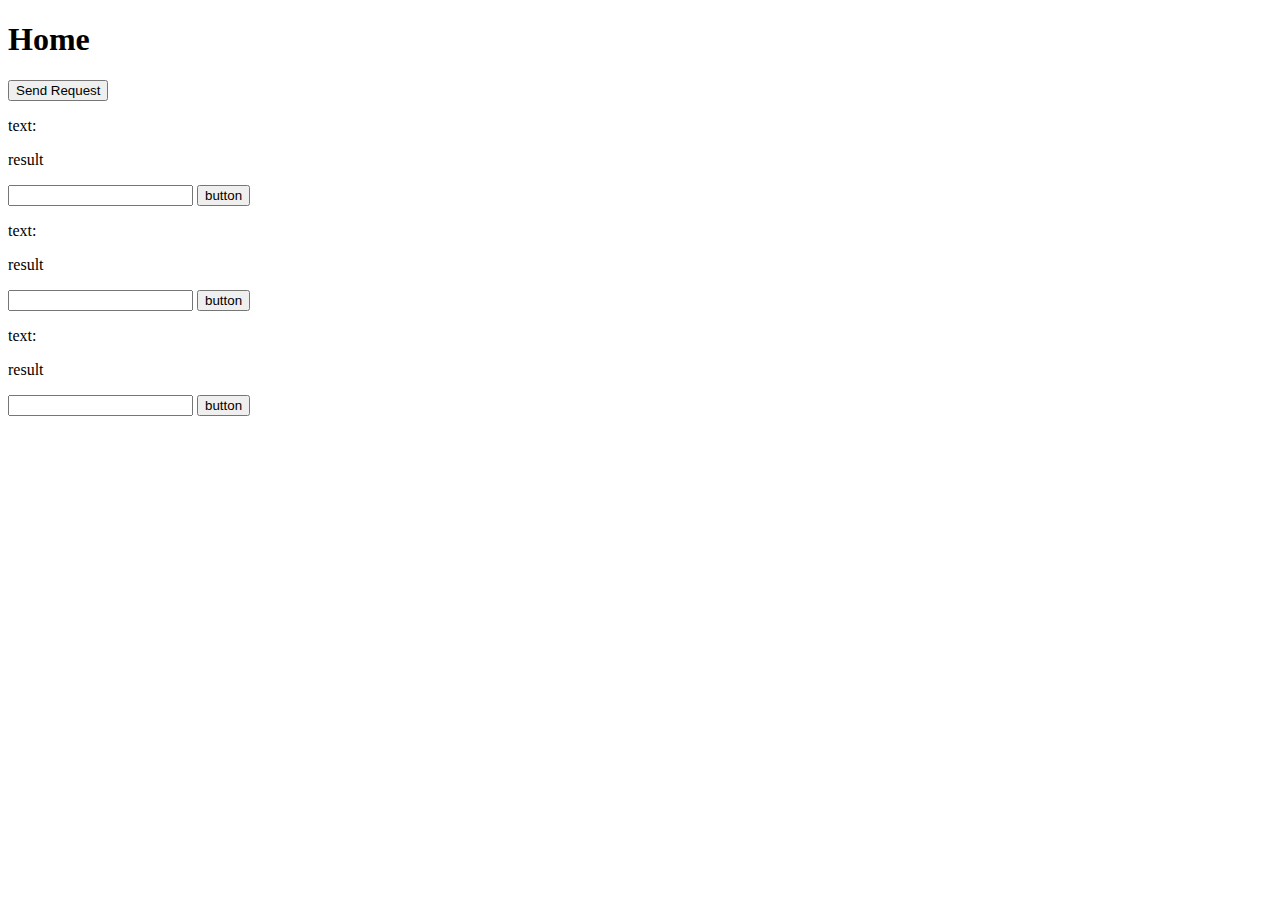
<file: Homework/Новая папка/test-002/frontend/index.html>
<!DOCTYPE html>
<html lang="en">
<head>
    <meta charset="UTF-8">
    <title>Home</title>
</head>
<body>
<h1>Home</h1>
<button onclick="sendRequest()">Send Request</button>
<p id="result"></p>

<div class="container">
    <p class="text">text: </p>
    <p class="result">result</p>
    <input type="text" name="input" class="input">
    <button class="button">button</button>
</div>

<div class="container">
    <p class="text">text: </p>
    <p class="result">result</p>
    <input type="text" name="input" class="input">
    <button class="button">button</button>
</div>

<div class="container">
    <p class="text">text: </p>
    <p class="result">result</p>
    <input type="text" name="input" class="input">
    <button class="button">button</button>
</div>

<script src="script.js"></script>
</body>
</html>
</file>
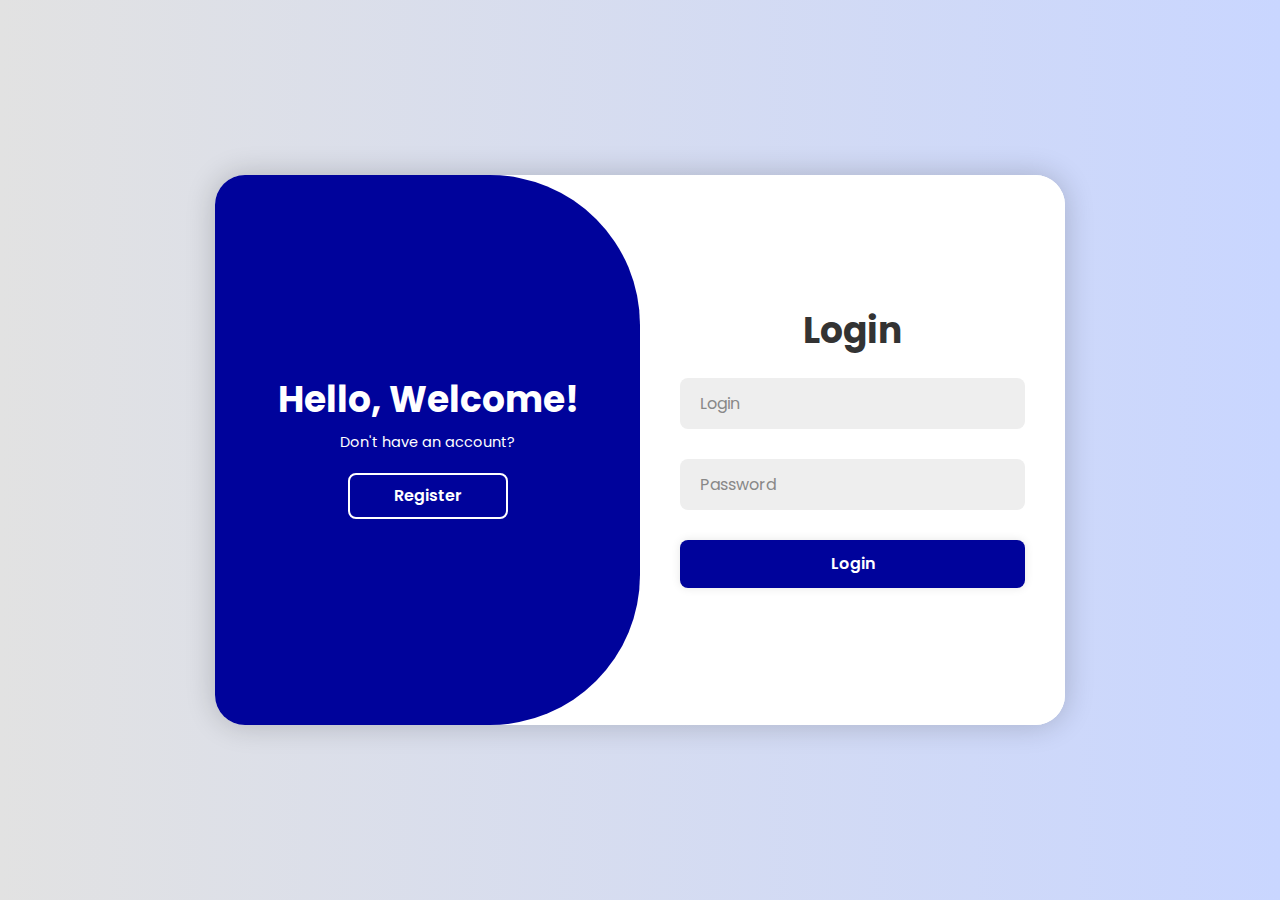
<file: Homework/Новая папка/test-003/frontend/index.html>
<!DOCTYPE html>
<html lang="en">
<head>
    <meta charset="UTF-8">
    <title>Home</title>
    <link rel="icon" href="./public/speech-bubble.png">
    <link rel="stylesheet" href="styles/menu.css">
    <link rel="stylesheet" href="styles/style.css">
</head>
<body>
<nav id="navbar" xmlns="http://www.w3.org/1999/html">
    <ul class="navbar-items flexbox-col">
        <li class="navbar-item flexbox-left">
            <a href="./" class="navbar-item-inner flexbox-left">
                <div class="navbar-item-inner-icon-wrapper flexbox">
                    <img width="30" src="./public/home.png">
                </div>
                <span class="link-text">Home</span>
            </a>
        </li>
        <li class="navbar-item flexbox-left">
            <a href="./posts.html" class="navbar-item-inner flexbox-left">
                <div class="navbar-item-inner-icon-wrapper flexbox">
                    <img width="30" src="./public/comment-alt.png">
                </div>
                <span class="link-text">Posts</span>
            </a>
        </li>
        <li class="navbar-item flexbox-left">
            <a id="logout" class="navbar-item-inner flexbox-left">
                <div class="navbar-item-inner-icon-wrapper flexbox">
                    <img width="30" src="./public/exit.png">
                </div>
                <span class="link-text">logout</span>
            </a>
        </li>
    </ul>
</nav>


<div class="app">


    <h2>Home</h2>


</div>>


<script src="scripts/script.js"></script>
</body>
</html>
</file>
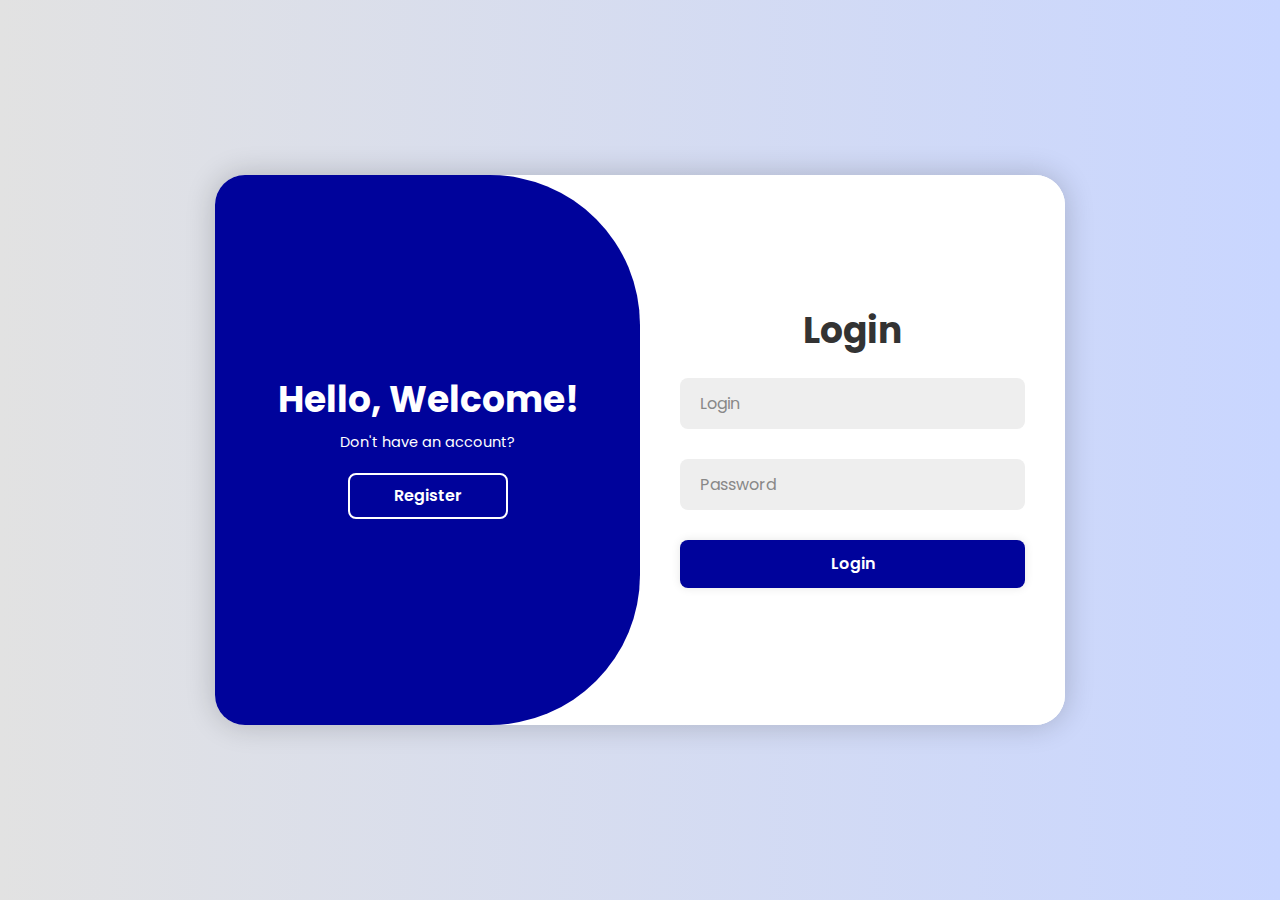
<file: Homework/Новая папка/test-003/frontend/login.html>
<!DOCTYPE html>
<html lang="en">
<head>
    <meta charset="UTF-8">
    <title>Login</title>
    <link rel="icon" href="./public/speech-bubble.png">
    <link rel="stylesheet" href="styles/SignUp_LogIn_Form.css">
</head>
<body>

<div class="container">
    <div class="form-box login">
        <form action="" method="post" id="login-form">
            <h1>Login</h1>
            <div class="input-box">
                <input type="text" placeholder="Login" name="login" class="input login" required>
                <i class='bx bxs-user'></i>
            </div>
            <div class="input-box">
                <input type="password" placeholder="Password" name="password" class="input password" required>
                <i class='bx bxs-lock-alt' ></i>
            </div>
            <button type="submit" class="btn">Login</button>
        </form>
    </div>

    <div class="form-box register">
        <form action="" method="post" id="registration-form">
            <h1>Registration</h1>
            <div class="input-box">
                <input type="text" placeholder="Login" name="login" class="input login" required>
                <i class='bx bxs-user'></i>
            </div>
            <div class="input-box">
                <input type="email" placeholder="Email" name="email" class="input email" required>
                <i class='bx bxs-envelope' ></i>
            </div>
            <div class="input-box">
                <input type="password" placeholder="Password" name="password" class="input password" required>
                <i class='bx bxs-lock-alt' ></i>
            </div>
            <div class="input-box">
                <input type="password" placeholder="Repeat Password" name="repeat_password" class="input repeat_password" required>
                <i class='bx bxs-lock-alt' ></i>
            </div>
            <button type="submit" class="btn">Register</button>
        </form>
    </div>

    <div class="toggle-box">
        <div class="toggle-panel toggle-left">
            <h1>Hello, Welcome!</h1>
            <p>Don't have an account?</p>
            <button class="btn register-btn">Register</button>
        </div>

        <div class="toggle-panel toggle-right">
            <h1>Welcome Back!</h1>
            <p>Already have an account?</p>
            <button class="btn login-btn">Login</button>
        </div>
    </div>
</div>

<script src="scripts/validation.js"></script>
<script src="scripts/login.js"></script>
</body>
</html>
</file>
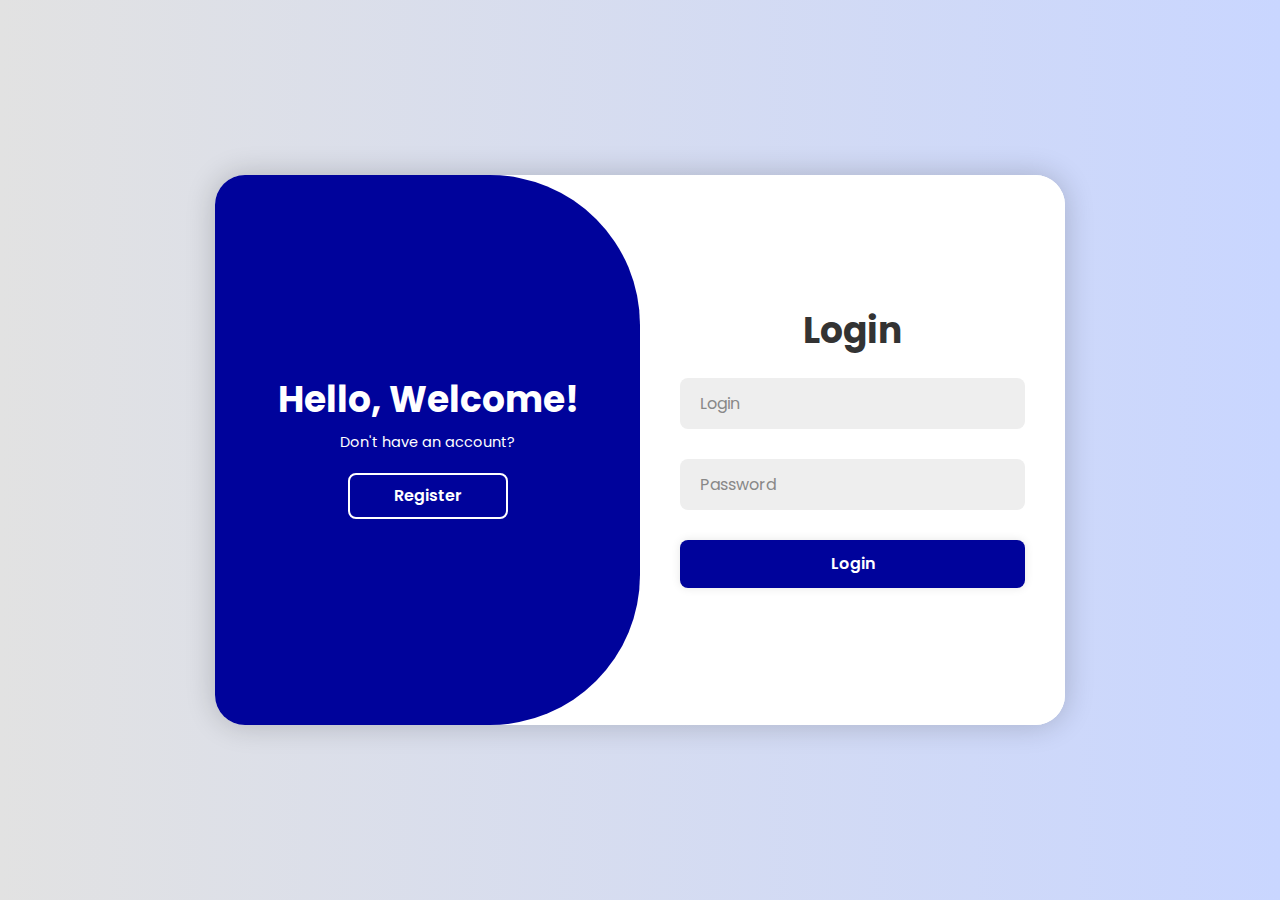
<file: Homework/Новая папка/test-003/frontend/posts.html>
<!DOCTYPE html>
<html lang="en">
<head>
    <meta charset="UTF-8">
    <title>Posts</title>
    <link rel="icon" href="./public/speech-bubble.png">
    <link rel="stylesheet" href="styles/menu.css">
    <link rel="stylesheet" href="styles/style.css">
</head>
<body>
<nav id="navbar" xmlns="http://www.w3.org/1999/html">
    <ul class="navbar-items flexbox-col">
        <li class="navbar-item flexbox-left">
            <a href="./" class="navbar-item-inner flexbox-left">
                <div class="navbar-item-inner-icon-wrapper flexbox">
                    <img width="30" src="./public/home.png">
                </div>
                <span class="link-text">Home</span>
            </a>
        </li>
        <li class="navbar-item flexbox-left">
            <a href="./posts.html" class="navbar-item-inner flexbox-left">
                <div class="navbar-item-inner-icon-wrapper flexbox">
                    <img width="30" src="./public/comment-alt.png">
                </div>
                <span class="link-text">Posts</span>
            </a>
        </li>
        <li class="navbar-item flexbox-left">
            <a id="logout" class="navbar-item-inner flexbox-left">
                <div class="navbar-item-inner-icon-wrapper flexbox">
                    <img width="30" src="./public/exit.png">
                </div>
                <span class="link-text">logout</span>
            </a>
        </li>
    </ul>
</nav>


<div class="app">



    <section>
        <form id="post-form">
            <input id="post-title" name ="title" type="text" placeholder="Write a post title">
            <input id="post-body" name="body" type="text" placeholder="Write a post">
            <button id="post-button" type="submit">Add Post</button>
        </form>

        <div id="posts-container"></div>
    </section>

</div>>




<script src="scripts/script.js"></script>
<script src="scripts/posts.js"></script>
</body>
</html>
</file>
<file: Homework/Новая папка/test-003/frontend/styles/menu.css>
section {
    margin-left: 100px;
}

.navbar-item-inner-icon-wrapper img {
    filter: invert(100%) sepia(100%) saturate(0%) hue-rotate(209deg) brightness(103%) contrast(102%);
}

:root {
    --primary: 237, 94%, 81%;
    --background: 266, 16%, 92%;
    --background-secondary: 256, 12%, 12%;
    --background-secondary-dark: 256, 10%, 10%;
    --background-secondary-light: 257, 11%, 16%;
    --text-primary: 0, 0%, 0%;
    --black: 0, 0%, 0%;
    --white: 0, 0%, 100%;
    --quite-gray: 0, 0%, 50%;
    --grooble: 10, 28%, 93%;
    --heading-large: 5.6rem;
    --heading-medium: 3.6rem;
    --heading-small: 2.4rem;
    --paragraph: 1.11rem;
    --navbar-buttons: 2.4rem;
    --transition-main: .175, .685, .32;
    --font-main: "Poppins";
}

*, *::before, *::after {
    box-sizing: inherit;
}
html, body {
    margin: 0;
    width: 100%;
    color: hsl(var(--text-primary));
    background-color: hsl(var(--background));
    -webkit-font-smoothing: antialiased;
    scroll-behavior: smooth;
    box-sizing: border-box;
}

h1, h2, h3, h4, h5, h6 {
    margin: 0;
}

h1 {
    font-size: var(--heading-large);
}
h2 {
    font-size: var(--heading-medium);
}
h3 {
    font-size: var(--heading-small);
}
h4 {
    font-size: calc(var(--heading-small) - .2rem);
}
h5 {
    font-size: calc(var(--heading-small) - .4rem);
}
h6 {
    font-size: calc(var(--heading-small) - .6rem);
}

h1, h2 {
    font-weight: 900;
}
h3, h4, h5, h6 {
    font-weight: 800;
}

p {
    margin: 0;
    font-size: var(--paragraph);
}

a {
    color: hsla(var(--primary), 1);
    font-size: var(--paragraph);
    text-decoration: underline;
}
a:visited {
    color: hsla(var(--primary), .5);
}

button {
    padding: .8em 1.2em;
    border: 1px solid hsl(var(--black));
    background-color: hsl(var(--background));
    font-size: var(--paragraph);
    cursor: pointer;
    outline: none;
}
button:focus {
    box-shadow:
            0 0 0 2px hsl(var(--black)),
            0 0 0 3px hsl(var(--white));
    border: 1px solid transparent;
}

ul, ol {
    margin: 1em 0;
}

form {
    margin: 0;
}
fieldset {
    margin: 0;
    padding: .5em 0;
    border: none;
}
input {
    padding: .8em 1.2em;
    font-size: var(--paragraph);
    background-color: hsl(var(--grooble));
    border: 2px solid hsl(var(--grooble));
    outline: none;
}
textarea {
    padding: .8em 1.2em;
    font-size: var(--paragraph);
    background-color: hsl(var(--grooble));
    border: 2px solid hsl(var(--grooble));
    outline: none;
}
input, textarea {
    transition: all .2s ease-in-out;
}
input:hover, input:focus, textarea:hover, textarea:focus {
    box-shadow:
            0 0 0 2px hsl(var(--black)),
            0 0 0 3px hsl(var(--white));
    border: 2px solid transparent;
}
select {
    padding: .8em 1.2em;
    border: 1px solid hsl(var(--black));
    font-size: var(--paragraph);
    outline: none;
}

.flexbox {
    display: flex;
    justify-content: center;
    align-items: center;
}
.flexbox-left {
    display: flex;
    justify-content: flex-start;
    align-items: center;
}
.flexbox-right {
    display: flex;
    justify-content: flex-end;
    align-items: center;
}

.flexbox-col {
    display: flex;
    justify-content: center;
    flex-direction: column;
    align-items: center;
}
.flexbox-col-left {
    display: flex;
    justify-content: flex-start;
    flex-direction: column;
    align-items: flex-start;
}
.flexbox-col-left-ns {
    display: flex;
    justify-content: center;
    flex-direction: column;
    align-items: flex-start;
}
.flexbox-col-right {
    display: flex;
    justify-content: flex-end;
    flex-direction: column;
    align-items: flex-end;
}
.flexbox-col-start-center {
    display: flex;
    justify-content: flex-start;
    flex-direction: column;
    align-items: center;
}

.flexbox-space-bet {
    display: flex;
    justify-content: space-between;
    align-items: center;
}

.view-width {
    width: 70%;
}

#navbar {
    top: 0;
    padding: 0;
    width: 5em;
    height: 100vh;
    position: fixed;
    background-color: hsl(var(--background-secondary));
    transition: width .35s cubic-bezier(var(--transition-main), 1);
    overflow-y: auto;
    overflow-x: hidden;
}
#navbar:hover {
    width: 16em;
}
#navbar::-webkit-scrollbar-track {
    background-color: hsl(var(--background-secondary));
}
#navbar::-webkit-scrollbar {
    width: 8px;
    background-color: hsl(var(--background-secondary));
}
#navbar::-webkit-scrollbar-thumb {
    background-color: hsl(var(--primary));
}
.navbar-items {
    margin: 0;
    padding: 0;
    list-style-type: none;
}

.navbar-logo {
    margin: 0 0 2em 0;
    width: 100%;
    height: 5em;
    background: hsl(var(--background-secondary-dark));
}
.navbar-logo > .navbar-item-inner {
    width: calc(5rem - 8px);
}
.navbar-logo > .navbar-item-inner:hover {
    background-color: transparent;
}
.navbar-logo > .navbar-item-inner > svg {
    height: 2em;
    fill: hsl(var(--white));
}

.navbar-item {
    padding: 0 .5em;
    width: 100%;
    cursor: pointer;
}
.navbar-item-inner {
    padding: 1em 0;
    width: 100%;
    position: relative;
    color: hsl(var(--quite-gray));
    border-radius: .25em;
    text-decoration: none;
    transition: all .2s cubic-bezier(var(--transition-main), 1);
}
.navbar-item-inner:hover {
    color: hsl(var(--white));
    background: hsl(var(--background-secondary-light));
    box-shadow: 0 17px 30px -10px hsla(var(--black), .25);
}
.navbar-item-inner-icon-wrapper {
    width: calc(5rem - 1em - 8px);
    position: relative;
}
.navbar-item-inner-icon-wrapper img {
    position: absolute;
    font-size: calc(var(--navbar-buttons) - 1rem);
}
.link-text {
    margin: 0;
    width: 0;
    text-overflow: ellipsis;
    white-space: nowrap;
    transition: all .35s cubic-bezier(var(--transition-main), 1);
    overflow: hidden;
    opacity: 0;
}
#navbar:hover .link-text {
    width: calc(100% - calc(5rem - 8px));
    opacity: 1;
}

#main {
    margin: 0 0 0 5em;
    min-height: 150vh;
}
#main > h2 {
    width: 80%;
    max-width: 80%;
}
#main > p {
    width: 80%;
    max-width: 80%;
}

::selection {
    color: hsl(var(--white));
    background: hsla(var(--primary), .33);
}

::-webkit-scrollbar-track {
    background-color: hsl(var(--background));
}
::-webkit-scrollbar {
    width: 8px;
    background-color: hsl(var(--background));
}
::-webkit-scrollbar-thumb {
    background-color: hsl(var(--primary));
}

@media only screen and (max-width: 1660px) {
    :root {
        --heading-large: 5.4rem;
        --heading-medium: 3.4rem;
        --heading-small: 2.2rem;
    }
}
@media only screen and (max-width: 1456px) {
    :root {
        --heading-large: 5.2rem;
        --heading-medium: 3.2rem;
        --heading-small: 2rem;
    }
    .view-width {
        width: 80%;
    }
}
@media only screen and (max-width: 1220px) {
    .view-width {
        width: 70%;
    }
}
@media only screen and (max-width: 1024px) {
    :root {
        --heading-large: 5rem;
        --heading-medium: 3rem;
        --heading-small: 1.8rem;
    }
    .view-width {
        width: 75%;
    }
}
@media only screen and (max-width: 756px) {
    :root {
        --heading-large: 4rem;
        --heading-medium: 2.6rem;
        --heading-small: 1.6rem;
        --paragraph: 1rem;
        --navbar-buttons: 2.2rem;
    }
    .view-width {
        width: calc(100% - 5em);
    }
}
@media only screen and (max-width: 576px) {
    .view-width {
        width: calc(100% - 3em);
    }
}
@media only screen and (max-width: 496px) {

}

:root {
    --primary: 237, 94%, 81%;
    --background: 266, 16%, 92%;
    --background-secondary: 256, 12%, 12%;
    --background-secondary-dark: 256, 10%, 10%;
    --background-secondary-light: 257, 11%, 16%;
    --text-primary: 0, 0%, 0%;
    --black: 0, 0%, 0%;
    --white: 0, 0%, 100%;
    --quite-gray: 0, 0%, 50%;
    --grooble: 10, 28%, 93%;
    --heading-large: 5.6rem;
    --heading-medium: 3.6rem;
    --heading-small: 2.4rem;
    --paragraph: 1.11rem;
    --navbar-buttons: 2.4rem;
    --transition-main: .175, .685, .32;
    --font-main: "Poppins";
}

*, *::before, *::after {
    box-sizing: inherit;
}
html, body {
    margin: 0;
    width: 100%;
    color: hsl(var(--text-primary));
    background-color: hsl(var(--background));
    -webkit-font-smoothing: antialiased;
    scroll-behavior: smooth;
    box-sizing: border-box;
}

h1, h2, h3, h4, h5, h6 {
    margin: 0;
}

h1 {
    font-size: var(--heading-large);
}
h2 {
    font-size: var(--heading-medium);
}
h3 {
    font-size: var(--heading-small);
}
h4 {
    font-size: calc(var(--heading-small) - .2rem);
}
h5 {
    font-size: calc(var(--heading-small) - .4rem);
}
h6 {
    font-size: calc(var(--heading-small) - .6rem);
}

h1, h2 {
    font-weight: 900;
}
h3, h4, h5, h6 {
    font-weight: 800;
}

p {
    margin: 0;
    font-size: var(--paragraph);
}

a {
    color: hsla(var(--primary), 1);
    font-size: var(--paragraph);
    text-decoration: underline;
}
a:visited {
    color: hsla(var(--primary), .5);
}

button {
    padding: .8em 1.2em;
    border: 1px solid hsl(var(--black));
    background-color: hsl(var(--background));
    font-size: var(--paragraph);
    cursor: pointer;
    outline: none;
}
button:focus {
    box-shadow:
            0 0 0 2px hsl(var(--black)),
            0 0 0 3px hsl(var(--white));
    border: 1px solid transparent;
}

ul, ol {
    margin: 1em 0;
}

form {
    margin: 0;
}
fieldset {
    margin: 0;
    padding: .5em 0;
    border: none;
}
input {
    padding: .8em 1.2em;
    font-size: var(--paragraph);
    background-color: hsl(var(--grooble));
    border: 2px solid hsl(var(--grooble));
    outline: none;
}
textarea {
    padding: .8em 1.2em;
    font-size: var(--paragraph);
    background-color: hsl(var(--grooble));
    border: 2px solid hsl(var(--grooble));
    outline: none;
}
input, textarea {
    transition: all .2s ease-in-out;
}
input:hover, input:focus, textarea:hover, textarea:focus {
    box-shadow:
            0 0 0 2px hsl(var(--black)),
            0 0 0 3px hsl(var(--white));
    border: 2px solid transparent;
}
select {
    padding: .8em 1.2em;
    border: 1px solid hsl(var(--black));
    font-size: var(--paragraph);
    outline: none;
}

.flexbox {
    display: flex;
    justify-content: center;
    align-items: center;
}
.flexbox-left {
    display: flex;
    justify-content: flex-start;
    align-items: center;
}
.flexbox-right {
    display: flex;
    justify-content: flex-end;
    align-items: center;
}

.flexbox-col {
    display: flex;
    justify-content: center;
    flex-direction: column;
    align-items: center;
}
.flexbox-col-left {
    display: flex;
    justify-content: flex-start;
    flex-direction: column;
    align-items: flex-start;
}
.flexbox-col-left-ns {
    display: flex;
    justify-content: center;
    flex-direction: column;
    align-items: flex-start;
}
.flexbox-col-right {
    display: flex;
    justify-content: flex-end;
    flex-direction: column;
    align-items: flex-end;
}
.flexbox-col-start-center {
    display: flex;
    justify-content: flex-start;
    flex-direction: column;
    align-items: center;
}
/* Spacings */
.flexbox-space-bet {
    display: flex;
    justify-content: space-between;
    align-items: center;
}

.view-width {
    width: 70%;
}

#navbar {
    top: 0;
    padding: 0;
    width: 5em;
    height: 100vh;
    position: fixed;
    background-color: hsl(var(--background-secondary));
    transition: width .35s cubic-bezier(var(--transition-main), 1);
    overflow-y: auto;
    overflow-x: hidden;
}
#navbar:hover {
    width: 16em;
}
#navbar::-webkit-scrollbar-track {
    background-color: hsl(var(--background-secondary));
}
#navbar::-webkit-scrollbar {
    width: 8px;
    background-color: hsl(var(--background-secondary));
}
#navbar::-webkit-scrollbar-thumb {
    background-color: hsl(var(--primary));
}
.navbar-items {
    margin: 0;
    padding: 0;
    list-style-type: none;
}

.navbar-logo {
    margin: 0 0 2em 0;
    width: 100%;
    height: 5em;
    background: hsl(var(--background-secondary-dark));
}
.navbar-logo > .navbar-item-inner {
    width: calc(5rem - 8px);
}
.navbar-logo > .navbar-item-inner:hover {
    background-color: transparent;
}
.navbar-logo > .navbar-item-inner > svg {
    height: 2em;
    fill: hsl(var(--white));
}

.navbar-item {
    padding: 0 .5em;
    width: 100%;
    cursor: pointer;
}
.navbar-item-inner {
    padding: 1em 0;
    width: 100%;
    position: relative;
    color: hsl(var(--quite-gray));
    border-radius: .25em;
    text-decoration: none;
    transition: all .2s cubic-bezier(var(--transition-main), 1);
}
.navbar-item-inner:hover {
    color: hsl(var(--white));
    background: hsl(var(--background-secondary-light));
    box-shadow: 0 17px 30px -10px hsla(var(--black), .25);
}
.navbar-item-inner-icon-wrapper {
    width: calc(5rem - 1em - 8px);
    position: relative;
}
.navbar-item-inner-icon-wrapper img {
    position: absolute;
    font-size: calc(var(--navbar-buttons) - 1rem);
}
.link-text {
    margin: 0;
    width: 0;
    text-overflow: ellipsis;
    white-space: nowrap;
    transition: all .35s cubic-bezier(var(--transition-main), 1);
    overflow: hidden;
    opacity: 0;
}
#navbar:hover .link-text {
    width: calc(100% - calc(5rem - 8px));
    opacity: 1;
}

#main {
    margin: 0 0 0 5em;
    min-height: 150vh;
}
#main > h2 {
    width: 80%;
    max-width: 80%;
}
#main > p {
    width: 80%;
    max-width: 80%;
}

::selection {
    color: hsl(var(--white));
    background: hsla(var(--primary), .33);
}

::-webkit-scrollbar-track {
    background-color: hsl(var(--background));
}
::-webkit-scrollbar {
    width: 8px;
    background-color: hsl(var(--background));
}
::-webkit-scrollbar-thumb {
    background-color: hsl(var(--primary));
}

@media only screen and (max-width: 1660px) {
    :root {
        --heading-large: 5.4rem;
        --heading-medium: 3.4rem;
        --heading-small: 2.2rem;
    }
}
@media only screen and (max-width: 1456px) {
    :root {
        --heading-large: 5.2rem;
        --heading-medium: 3.2rem;
        --heading-small: 2rem;
    }
    .view-width {
        width: 80%;
    }
}
@media only screen and (max-width: 1220px) {
    .view-width {
        width: 70%;
    }
}
@media only screen and (max-width: 1024px) {
    :root {
        --heading-large: 5rem;
        --heading-medium: 3rem;
        --heading-small: 1.8rem;
    }
    .view-width {
        width: 75%;
    }
}
@media only screen and (max-width: 756px) {
    :root {
        --heading-large: 4rem;
        --heading-medium: 2.6rem;
        --heading-small: 1.6rem;
        --paragraph: 1rem;
        --navbar-buttons: 2.2rem;
    }
    .view-width {
        width: calc(100% - 5em);
    }
}
@media only screen and (max-width: 576px) {
    .view-width {
        width: calc(100% - 3em);
    }
}
@media only screen and (max-width: 496px) {

}
</file>
<file: Homework/Новая папка/test-003/frontend/styles/style.css>
.app {
    display: flex;
    justify-content: center;
    height: 100vh;
}

#posts-container {
    max-width: 1280px;
    min-width: 560px;
    margin: 0 auto;
    padding: 10px;
    display: flex;
    flex-flow: row wrap;
    justify-content: center;
}

#posts-container:hover .post-item {
    opacity: .7;
    cursor: pointer;
    filter: grayscale(1);
}

#posts-container .post-item {
    margin: 10px;
    width: 300px;
    float: left;
    box-shadow: 0 0 2px 2px rgba(0,0,0,.05);
    background: #FFF;
    -webkit-transition: .3s all ease;
    transition: .15s all ease;
    border-radius: 12px;
}

#posts-container .card:hover {
    box-shadow: 0 0 8px 3px rgba(0,0,0,.15);
    transform: scale(1.025);
    opacity: 1;
    filter: grayscale(0);
    transition: .35s all ease;
}

#posts-container .post-item img {
    width: 100%;
    padding: 0;
    margin: 0;
}
#posts-container .post-item .content {
    padding: 15px 20px;
}

#posts-container .post-item h3 {
    font: 2.8rem/3.4rem 'Bree Serif', serif;
    padding: 0;
    margin: 0 0 10px;
    letter-spacing: -.075rem
}

#posts-container .post-item p {
    color: #888;
    padding: 0;
    margin: 0;
    font: 400 1.6rem/2.2rem 'Open Sans script=all', sans-serif;
}

.content .edit-icon {
    width: 20px;
    height: 20px;
    cursor: pointer;
}

#post-form {
    padding: 20px 200px;
}

.post-like.active {
    color: green;
}

.post-dislike.active {
    color: red;
}
</file>
<file: Homework/Новая папка/test-003/frontend/styles/SignUp_LogIn_Form.css>
@import url('https://fonts.googleapis.com/css2?family=Poppins:ital,wght@0,100;0,200;0,300;0,400;0,500;0,600;0,700;0,800;0,900;1,100;1,200;1,300;1,400;1,500;1,600;1,700;1,800;1,900&display=swap');

* {
  margin: 0;
  padding: 0;
  box-sizing: border-box;
  font-family: 'Poppins', sans-serif;
  text-decoration: none;
  list-style: none;
}

body {
  display: flex;
  justify-content: center;
  align-items: center;
  min-height: 100vh;
  background: linear-gradient(90deg, #e2e2e2, #c9d6ff);
}

.container {
  position: relative;
  width: 850px;
  height: 550px;
  background: #fff;
  margin: 20px;
  border-radius: 30px;
  box-shadow: 0 0 30px rgba(0, 0, 0, 0.2);
  overflow: hidden;
}

.container h1 {
  font-size: 36px;
  margin: -10px 0;
}

.container p {
  font-size: 14.5px;
  margin: 15px 0;
}

form {
  width: 100%;
}

.form-box {
  position: absolute;
  right: 0;
  width: 50%;
  height: 100%;
  background: #fff;
  display: flex;
  align-items: center;
  color: #333;
  text-align: center;
  padding: 40px;
  z-index: 1;
  transition: 0.6s ease-in-out 1.2s, visibility 0s 1s;
}

.container.active .form-box {
  right: 50%;
}

.form-box.register {
  visibility: hidden;
}
.container.active .form-box.register {
  visibility: visible;
}

.input-box {
  position: relative;
  margin: 30px 0;
}

.input-box input {
  width: 100%;
  padding: 13px 50px 13px 20px;
  background: #eee;
  border-radius: 8px;
  border: none;
  outline: none;
  font-size: 16px;
  color: #333;
  font-weight: 500;
}

.input-box input::placeholder {
  color: #888;
  font-weight: 400;
}

.input-box i {
  position: absolute;
  right: 20px;
  top: 50%;
  transform: translateY(-50%);
  font-size: 20px;
}

.forgot-link {
  margin: -15px 0 15px;
}
.forgot-link a {
  font-size: 14.5px;
  color: #333;
}

.btn {
  width: 100%;
  height: 48px;
  background: #00039b;
  border-radius: 8px;
  box-shadow: 0 0 10px rgba(0, 0, 0, 0.1);
  border: none;
  cursor: pointer;
  font-size: 16px;
  color: #fff;
  font-weight: 600;
}

.social-icons {
  display: flex;
  justify-content: center;
}

.social-icons a {
  display: inline-flex;
  padding: 10px;
  border: 2px solid #ccc;
  border-radius: 8px;
  font-size: 24px;
  color: #333;
  margin: 0 8px;
}

.toggle-box {
  position: absolute;
  width: 100%;
  height: 100%;
}

.toggle-box::before {
  content: '';
  position: absolute;
  left: -250%;
  width: 300%;
  height: 100%;
  background: #00039b;
  /* border: 2px solid red; */
  border-radius: 150px;
  z-index: 2;
  transition: 1.8s ease-in-out;
}

.container.active .toggle-box::before {
  left: 50%;
}

.toggle-panel {
  position: absolute;
  width: 50%;
  height: 100%;
  /* background: seagreen; */
  color: #fff;
  display: flex;
  flex-direction: column;
  justify-content: center;
  align-items: center;
  z-index: 2;
  transition: 0.6s ease-in-out;
}

.toggle-panel.toggle-left {
  left: 0;
  transition-delay: 1.2s;
}
.container.active .toggle-panel.toggle-left {
  left: -50%;
  transition-delay: 0.6s;
}

.toggle-panel.toggle-right {
  right: -50%;
  transition-delay: 0.6s;
}
.container.active .toggle-panel.toggle-right {
  right: 0;
  transition-delay: 1.2s;
}

.toggle-panel p {
  margin-bottom: 20px;
}

.toggle-panel .btn {
  width: 160px;
  height: 46px;
  background: transparent;
  border: 2px solid #fff;
  box-shadow: none;
}

@media screen and (max-width: 650px) {
  .container {
    height: calc(100vh - 40px);
  }

  .form-box {
    bottom: 0;
    width: 100%;
    height: 70%;
  }

  .container.active .form-box {
    right: 0;
    bottom: 30%;
  }

  .toggle-box::before {
    left: 0;
    top: -270%;
    width: 100%;
    height: 300%;
    border-radius: 20vw;
  }

  .container.active .toggle-box::before {
    left: 0;
    top: 70%;
  }

  .container.active .toggle-panel.toggle-left {
    left: 0;
    top: -30%;
  }

  .toggle-panel {
    width: 100%;
    height: 30%;
  }
  .toggle-panel.toggle-left {
    top: 0;
  }
  .toggle-panel.toggle-right {
    right: 0;
    bottom: -30%;
  }

  .container.active .toggle-panel.toggle-right {
    bottom: 0;
  }
}

@media screen and (max-width: 400px) {
  .form-box {
    padding: 20px;
  }

  .toggle-panel h1 {
    font-size: 30px;
  }
}

.error {
  color: red;
  font-size: 20px;
}

.successful {
  color: green;
  font-size: 20px;
}
</file>
